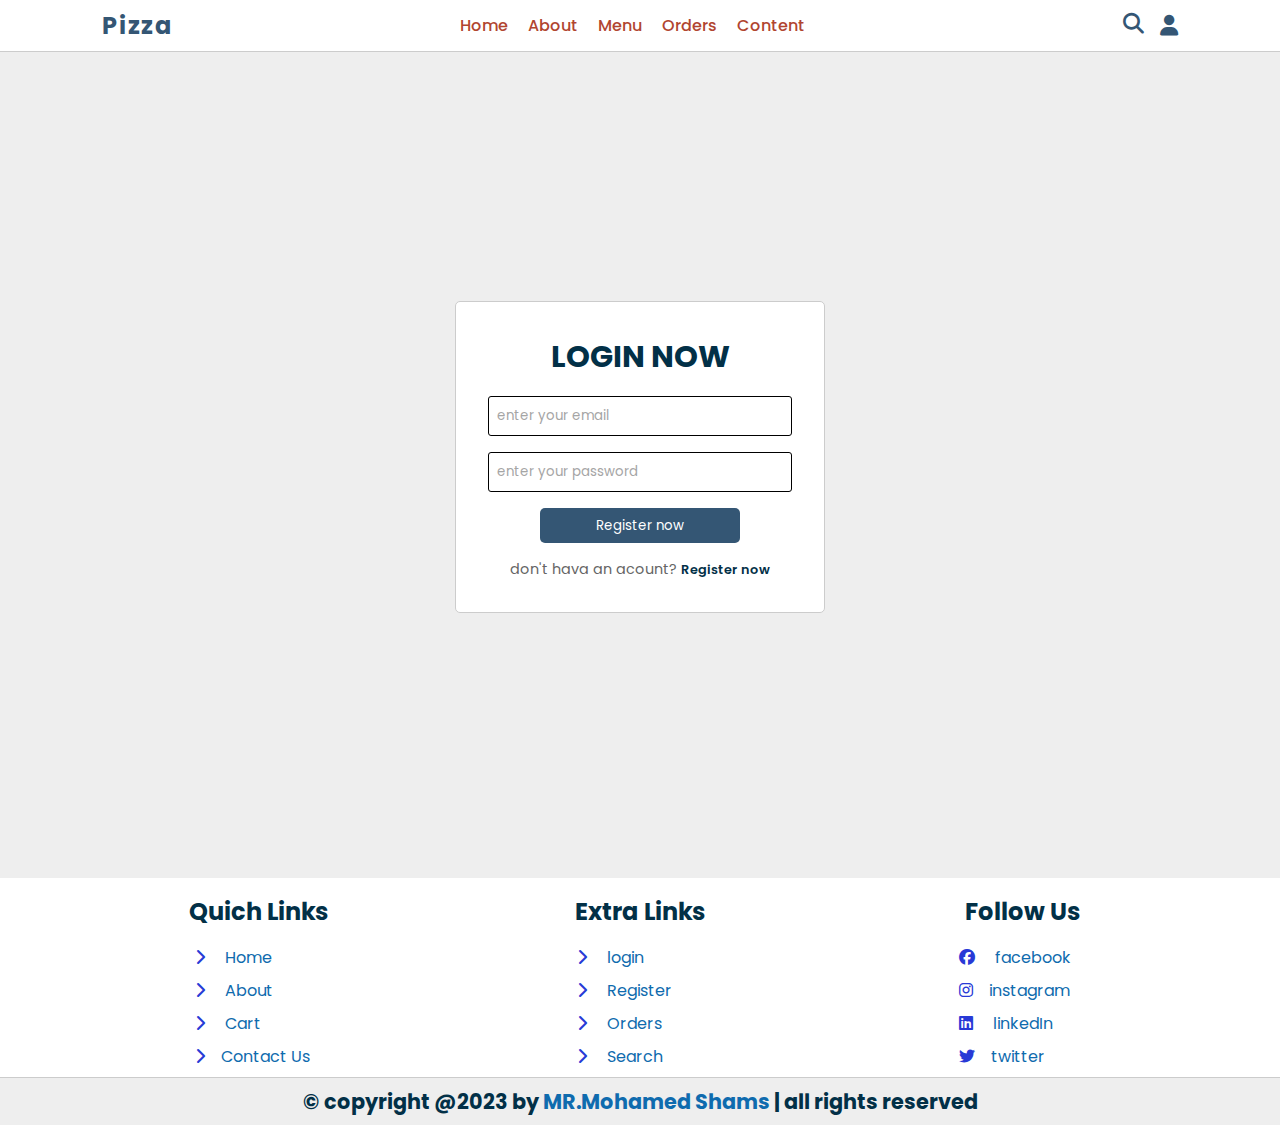
<file: auth/login.html>
<!DOCTYPE html>
<html lang="en">
  <head>
    <meta charset="UTF-8" />
    <meta http-equiv="X-UA-Compatible" content="IE=edge" />
    <meta name="viewport" content="width=device-width, initial-scale=1.0" />
    <!-- file css -->
    <link rel="stylesheet" href="../css/style.css" />
    <!-- file cdnjs css -->
    <link
      rel="stylesheet"
      href="https://cdnjs.cloudflare.com/ajax/libs/font-awesome/6.4.0/css/all.min.css"
    />
    <!-- link swiper -->
    <link
      rel="stylesheet"
      href="https://cdn.jsdelivr.net/npm/swiper@9/swiper-bundle.min.css"
    />
    <title>Pizza || Login</title>
  </head>
  <body>
    <header class="header">
      <a href="../index.html" class="logn">Pizza</a>
      <nav class="navber">
        <a href="../index.html">Home</a>
        <a href="bout.html">About</a>
        <a href="menu.html">Menu</a>
        <a href="orders.html">Orders</a>
        <a href="content.html">Content</a>
      </nav>
      <div class="icons">
        <i class="fas fa-solid fa-bars" id="menu"></i>
        <a href="../components/search.html"><i class="fas fa-regular fa-magnifying-glass"></i></a>
        <i class="fas fa-thin fa-user" id="user"></i>
      </div>
      <i class="fas fa-solid fa-xmark" id="close"></i>
    </header>

    <section class="register login">
      <div class="container-re-lo">
          <form action="#" class="box" method="post" enctype="multipart/form-data">
              <h1>LOGIN now</h1>
              <input type="email" placeholder="enter your email" name="email" required class="input">
              <input type="passwprd" placeholder="enter your password" name="passwprd" required class="input">
              <input type="submit" value="Register now" name="register" class="btn">
              <p>don't hava an acount? <a href="register.html">Register now</a></p>
          </form>
      </div>
    </section>

    <footer>
      <div class="container-footer">
        <div class="box-footer">
          <h3>quich links</h3>
          <a href="../index.html"
            ><i class="fa-solid fa-chevron-right"></i> Home</a
          >
          <a href="about.html"
            ><i class="fa-solid fa-chevron-right"></i> About</a
          >
          <a href="cart.html"><i class="fa-solid fa-chevron-right"></i> Cart</a>
          <a href="contact.html"
            ><i class="fa-solid fa-chevron-right"></i>Contact Us</a
          >
        </div>
        <div class="box-footer">
          <h3>extra links</h3>
          <a href="login.html"
            ><i class="fa-solid fa-chevron-right"></i> login</a
          >
          <a href="register.html"
            ><i class="fa-solid fa-chevron-right"></i> Register</a
          >
          <a href="../components/orders.html"
            ><i class="fa-solid fa-chevron-right"></i> Orders</a
          >
          <a href="../components/search.html"
            ><i class="fa-solid fa-chevron-right"></i> Search</a
          >
        </div>
        <div class="box-footer">
          <h3>follow us</h3>
          <a href=""><i class="fa-brands fa-facebook"></i> facebook </a>
          <a href="#"><i class="fa-brands fa-instagram"></i>instagram</a>
          <a href=""><i class="fa-brands fa-linkedin"></i> linkedIn</a>
          <a href="#"><i class="fa-brands fa-twitter"></i>twitter</a>
        </div>
      </div>
    </footer>

    <div class="copy">
      <h2>
        © copyright @2023 by <span>MR.Mohamed Shams</span> | all rights reserved
      </h2>
    </div>

    <!-- file js -->
    <script src="../script/script.js"></script>
  </body>
</html>
</file>
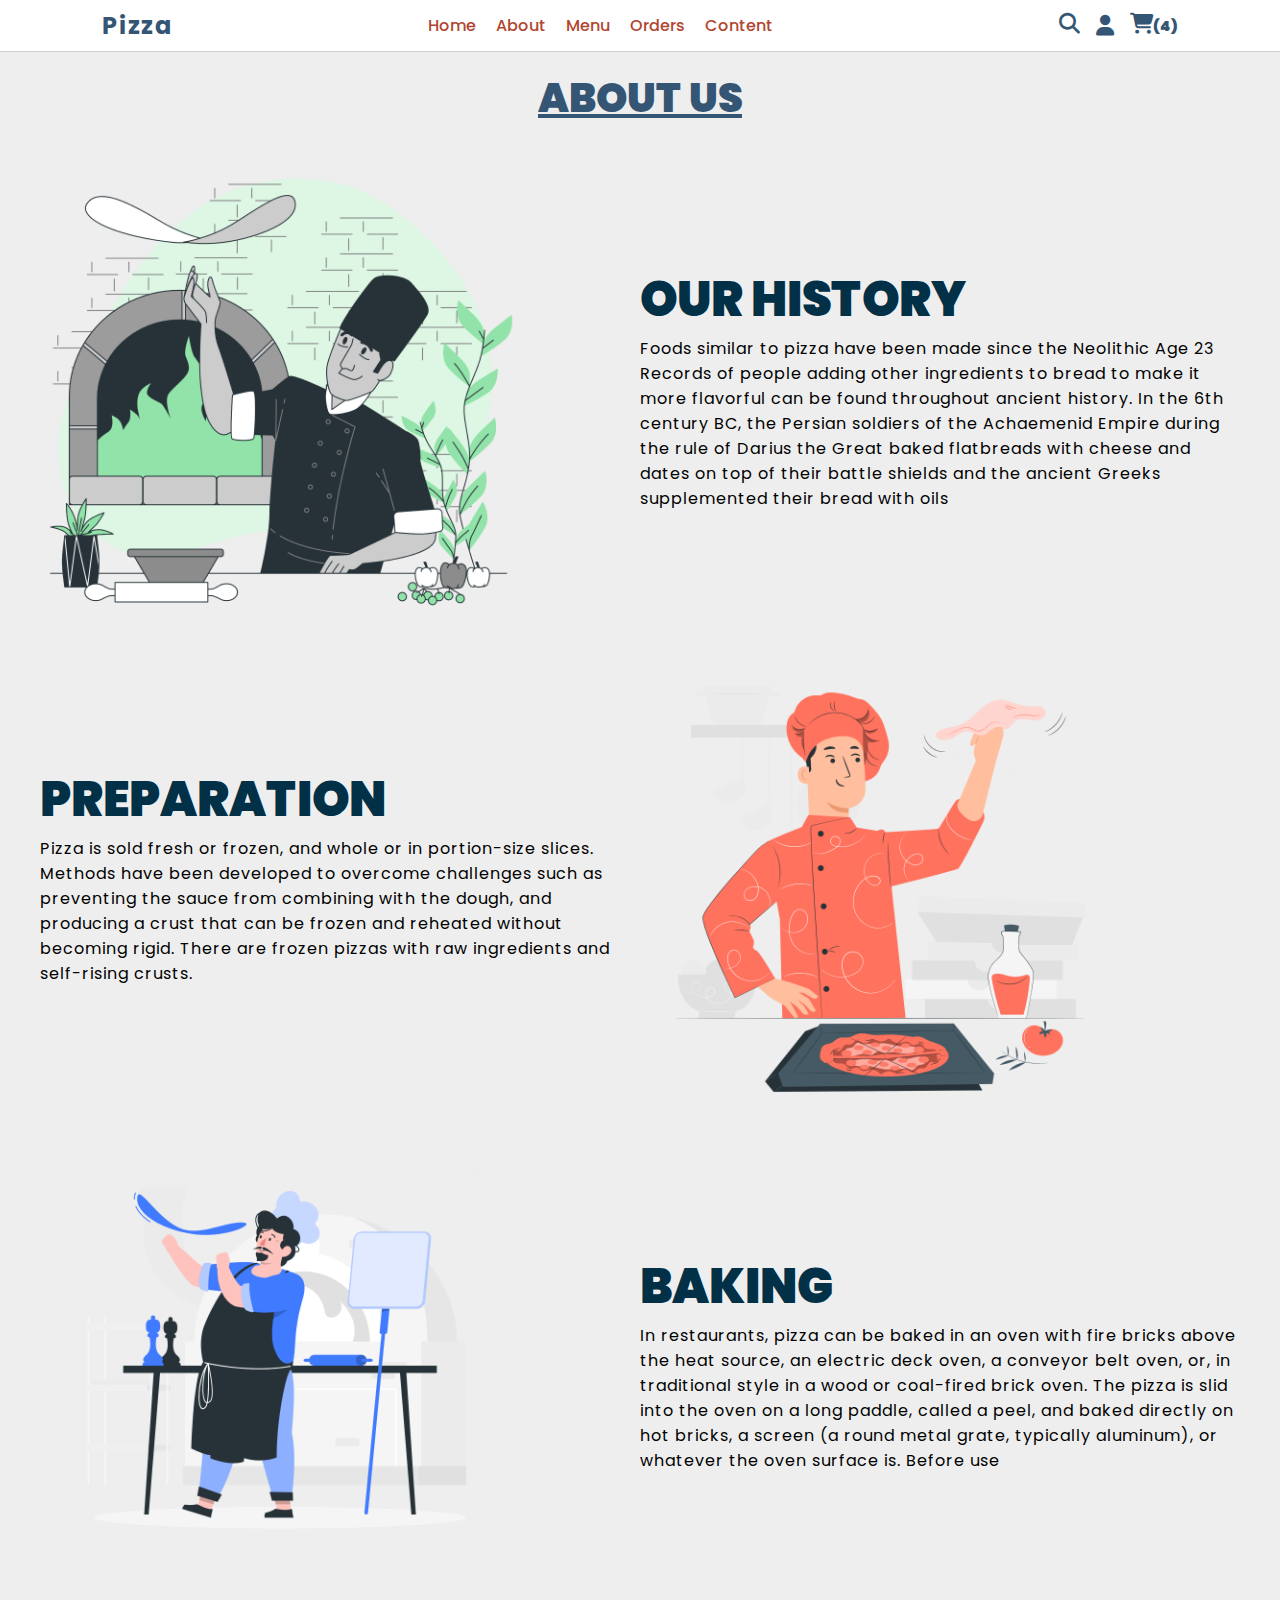
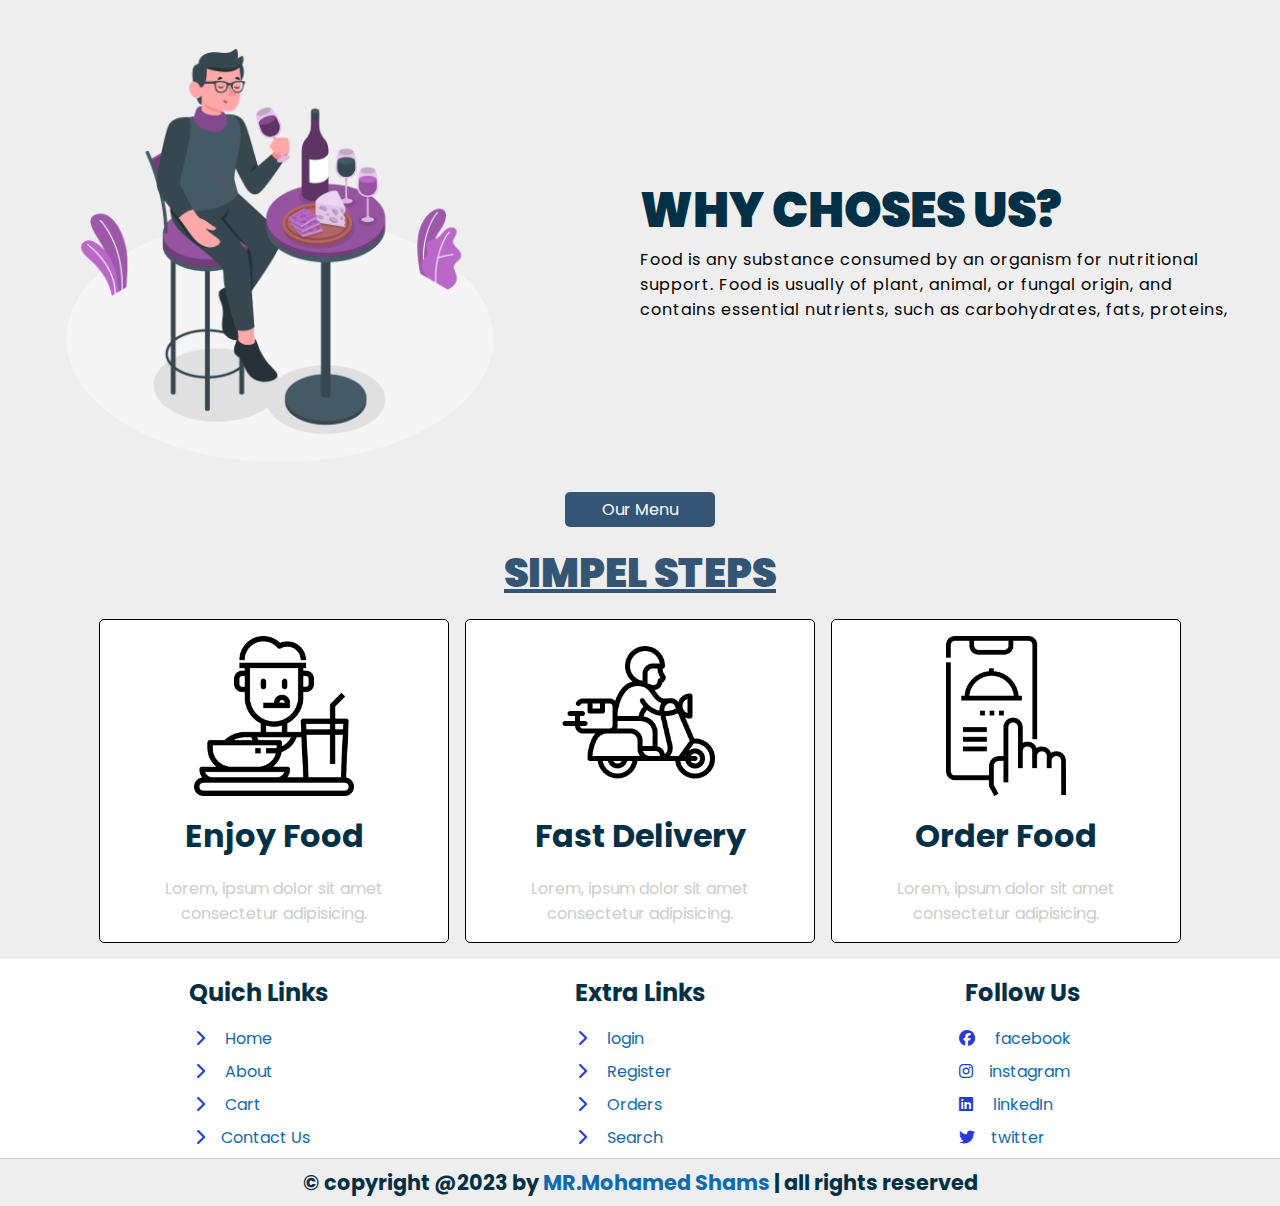
<file: components/about.html>
<!DOCTYPE html>
<html lang="en">
  <head>
    <meta charset="UTF-8" />
    <meta http-equiv="X-UA-Compatible" content="IE=edge" />
    <meta name="viewport" content="width=device-width, initial-scale=1.0" />
    <!-- file css -->
    <link rel="stylesheet" href="../css/style.css" />
    <!-- file cdnjs css -->
    <link
      rel="stylesheet"
      href="https://cdnjs.cloudflare.com/ajax/libs/font-awesome/6.4.0/css/all.min.css"
    />
    <!-- link swiper -->
    <link
      rel="stylesheet"
      href="https://cdn.jsdelivr.net/npm/swiper@9/swiper-bundle.min.css"
    />
    <title>Pizza || About</title>
  </head>
  <body>
    <header class="header">
      <a href="../index.html" class="logn">Pizza</a>
      <nav class="navber">
        <a href="../index.html">Home</a>
        <a href="bout.html">About</a>
        <a href="menu.html">Menu</a>
        <a href="orders.html">Orders</a>
        <a href="content.html">Content</a>
      </nav>
      <div class="icons">
        <i class="fas fa-solid fa-bars" id="menu"></i>
        <a href="search.html"><i class="fas fa-regular fa-magnifying-glass"></i></a>
        <i class="fas fa-thin fa-user" id="user"></i>
        <div class="cart">
          <i class="fas fa-light fa-cart-shopping" id="carts"><span>(4)</span></i>
          <div class="your-carts">
            <h1>your Cart</h1>
            <form action="#" method="post" class="box">
                <div class="image">
                    <img src="../images/cart2.jpg" alt="">
                </div>
                <div class="contact">
                    <p class="name">Kickers Pizza BBQ Sauce</p>
                    <p class="price">$7</p>
                    <div class="btns">
                        <button>+</button>
                        <p>1</p>
                        <button>-</button>
                    </div>
                </div>
                <div class="trach">
                    <i class="fas fa-regular fa-trash"></i>
                </div>
            </form>
            <div class="line"></div>
            <form action="#" method="post" class="box">
                <div class="image">
                    <img src="../images/cart4.jpg" alt="">
                </div>
                <div class="contact">
                    <p class="name">Chicken Legend Hot</p>
                    <p class="price">$10</p>
                    <div class="btns">
                        <button>+</button>
                        <p>1</p>
                        <button>-</button>
                    </div>
                </div>
                <div class="trach">
                    <i class="fas fa-regular fa-trash"></i>
                </div>
            </form>
            <div class="line"></div>
            <form action="#" method="post" class="box">
                <div class="image">
                    <img src="../images/cart3.jpg" alt="">
                </div>
                <div class="contact">
                    <p class="name">Chicken Legend Ranch</p>
                    <p class="price">$9</p>
                    <div class="btns">
                        <button>+</button>
                        <p>1</p>
                        <button>-</button>
                    </div>
                </div>
                <div class="trach">
                    <i class="fas fa-regular fa-trash"></i>
                </div>
            </form>
            <div class="line"></div>
            <form action="#" method="post" class="box">
                <div class="image">
                    <img src="../images/cart3.jpg" alt="">
                </div>
                <div class="contact">
                    <p class="name">Philly Cheese Steak</p>
                    <p class="price">$30</p>
                    <div class="btns">
                        <button>+</button>
                        <p>1</p>
                        <button>-</button>
                    </div>
                </div>
                <div class="trach">
                    <i class="fas fa-regular fa-trash"></i>
                </div>
            </form>
            <div class="line"></div>
            <div class="total">
                <p class="items">items</p>
                <p class="prices">$56</p>
            </div>
            <a href="cart.html" class="btn">see your cart</a>
            <i class="fs fa-solid fa-xmark" id="close-cart"></i>
        </div>
        </div>
      </div>
      <i class="fas fa-solid fa-xmark" id="close"></i>
    </header>

    <section class="about">
      <h1 class="heading">about us</h1>
      <div class="container-about">
        <div class="box">
          <div class="image">
            <img src="../images/about/Pizza maker-bro.png" alt="" />
          </div>
          <div class="contact">
            <h1>our History</h1>
            <p>
              Foods similar to pizza have been made since the Neolithic Age 23
              Records of people adding other ingredients to bread to make it
              more flavorful can be found throughout ancient history. In the 6th
              century BC, the Persian soldiers of the Achaemenid Empire during
              the rule of Darius the Great baked flatbreads with cheese and
              dates on top of their battle shields and the ancient Greeks
              supplemented their bread with oils
            </p>
          </div>
        </div>
        <div class="box">
          <div class="contact">
            <h1>Preparation</h1>
            <p>
              Pizza is sold fresh or frozen, and whole or in portion-size
              slices. Methods have been developed to overcome challenges such as
              preventing the sauce from combining with the dough, and producing
              a crust that can be frozen and reheated without becoming rigid.
              There are frozen pizzas with raw ingredients and self-rising
              crusts.
            </p>
          </div>
          <div class="image">
            <img src="../images/about/Pizza maker-pana.png" alt="" />
          </div>
        </div>
        <div class="box">
          <div class="image">
            <img src="../images/about/Pizza maker-rafiki.png" alt="" />
          </div>
          <div class="contact">
            <h1>Baking</h1>
            <p>
              In restaurants, pizza can be baked in an oven with fire bricks
              above the heat source, an electric deck oven, a conveyor belt
              oven, or, in traditional style in a wood or coal-fired brick oven.
              The pizza is slid into the oven on a long paddle, called a peel,
              and baked directly on hot bricks, a screen (a round metal grate,
              typically aluminum), or whatever the oven surface is. Before use
            </p>
          </div>
        </div>
        <div class="box">
          <div class="image">
            <img src="../images/about/Tasting-amico.png" alt="" />
          </div>
          <div class="contact">
            <h1>why choses us?</h1>
            <p>
              Food is any substance consumed by an organism for nutritional
              support. Food is usually of plant, animal, or fungal origin, and
              contains essential nutrients, such as carbohydrates, fats,
              proteins,
            </p>
          </div>
        </div>
      </div>
      <a href="../components/menu.html" class="all-view">our menu</a>
    </section>

    <section class="simpel">
        <h1 class="heading">simpel steps</h1>
        <div class="container-simple">
            <div class="box">
                <img src="../icons/about/customer.png" alt="">
                <h1>enjoy food</h1>
                <p>Lorem, ipsum dolor sit amet consectetur adipisicing.</p>
            </div>
            <div class="box">
                <img src="../icons/about/fast-delivery.png" alt="">
                <h1>fast delivery</h1>
                <p>Lorem, ipsum dolor sit amet consectetur adipisicing.</p>
            </div>
            <div class="box">
                <img src="../icons/about/order-food.png" alt="">
                <h1>order food</h1>
                <p>Lorem, ipsum dolor sit amet consectetur adipisicing.</p>
            </div>
        </div>
    </section>

    <footer>
      <div class="container-footer">
        <div class="box-footer">
          <h3>quich links</h3>
          <a href="../index.html"
            ><i class="fa-solid fa-chevron-right"></i> Home</a
          >
          <a href="about.html"
            ><i class="fa-solid fa-chevron-right"></i> About</a
          >
          <a href="cart.html"><i class="fa-solid fa-chevron-right"></i> Cart</a>
          <a href="contact.html"
            ><i class="fa-solid fa-chevron-right"></i>Contact Us</a
          >
        </div>
        <div class="box-footer">
          <h3>extra links</h3>
          <a href="../auth/login.html"
            ><i class="fa-solid fa-chevron-right"></i> login</a
          >
          <a href="../auth/register.html"
            ><i class="fa-solid fa-chevron-right"></i> Register</a
          >
          <a href="orders.html"
            ><i class="fa-solid fa-chevron-right"></i> Orders</a
          >
          <a href="search.html"
            ><i class="fa-solid fa-chevron-right"></i> Search</a
          >
        </div>
        <div class="box-footer">
          <h3>follow us</h3>
          <a href=""><i class="fa-brands fa-facebook"></i> facebook </a>
          <a href="#"><i class="fa-brands fa-instagram"></i>instagram</a>
          <a href=""><i class="fa-brands fa-linkedin"></i> linkedIn</a>
          <a href="#"><i class="fa-brands fa-twitter"></i>twitter</a>
        </div>
      </div>
    </footer>

    <div class="copy">
      <h2>
        © copyright @2023 by <span>MR.Mohamed Shams</span> | all rights reserved
      </h2>
    </div>

    <!-- file js -->
    <script src="../script/script.js"></script>
    <script src="../script/cart.js"></script>
  </body>
</html>
</file>
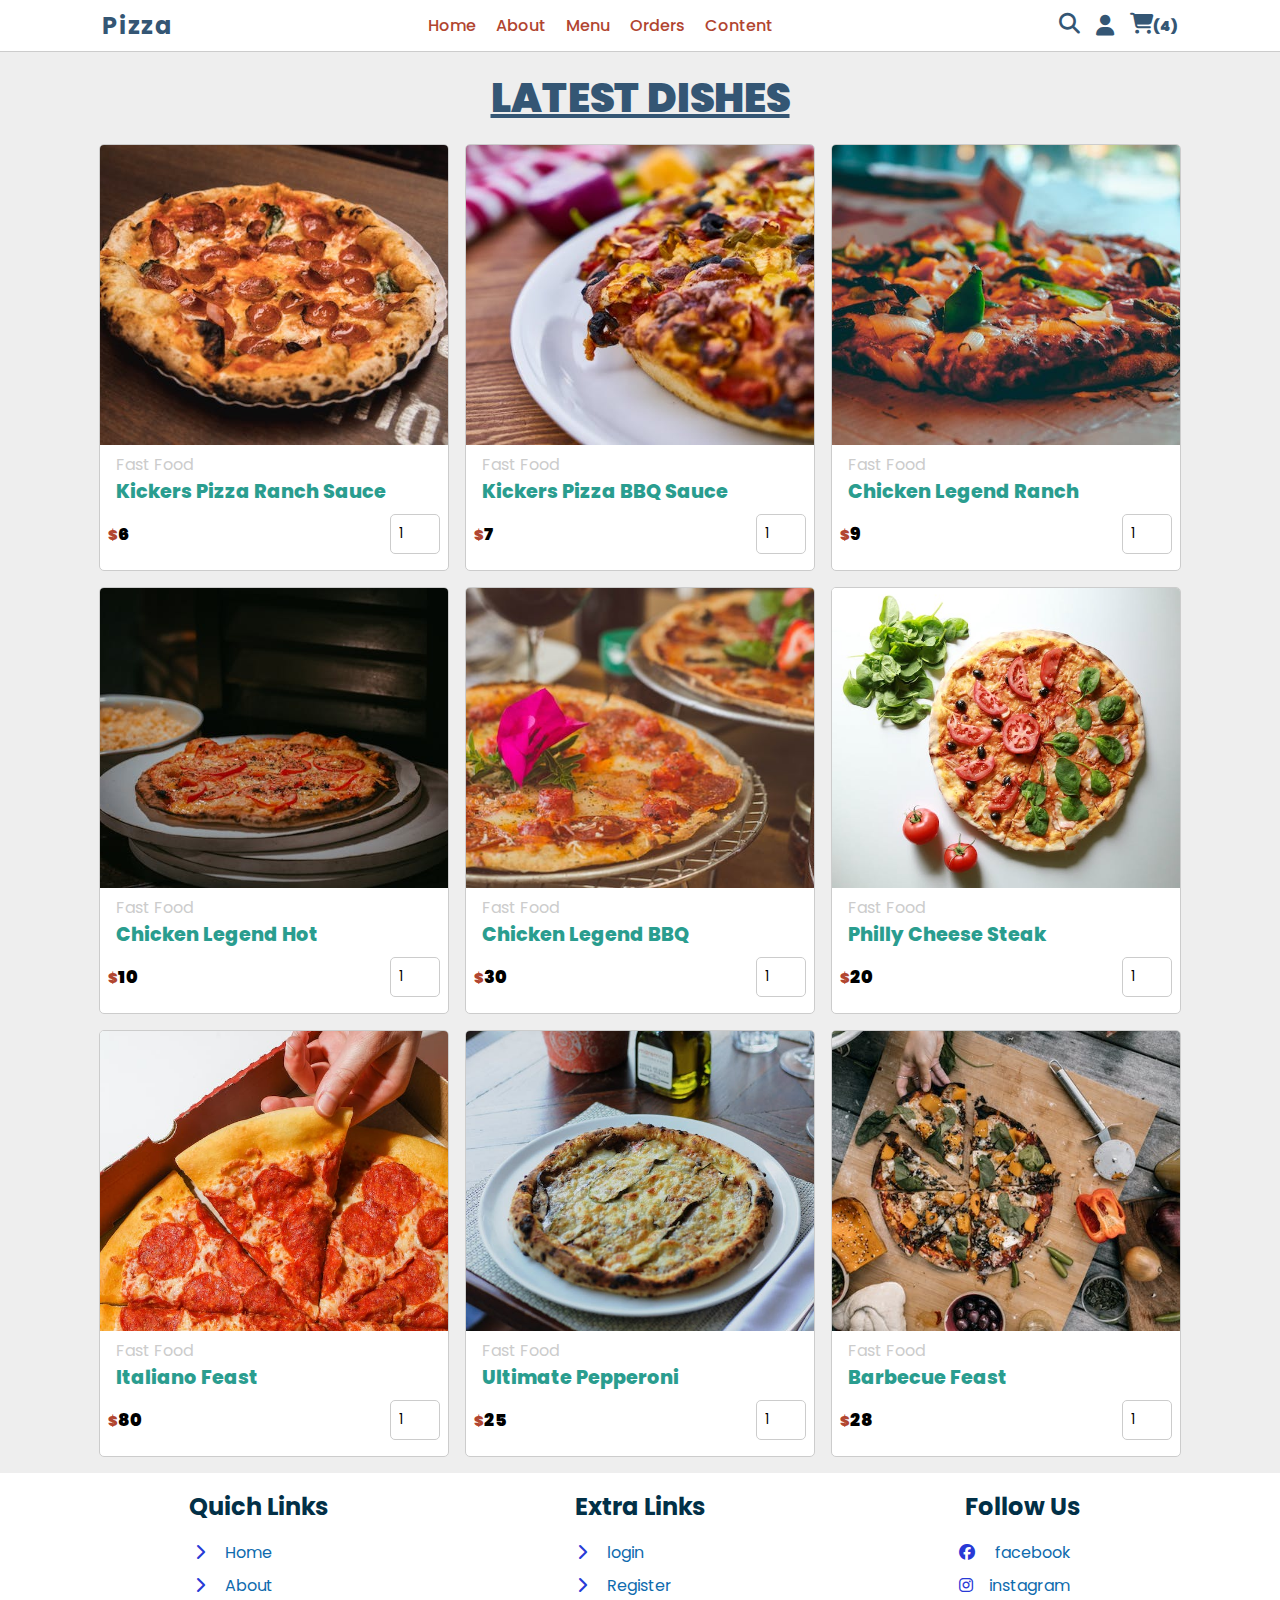
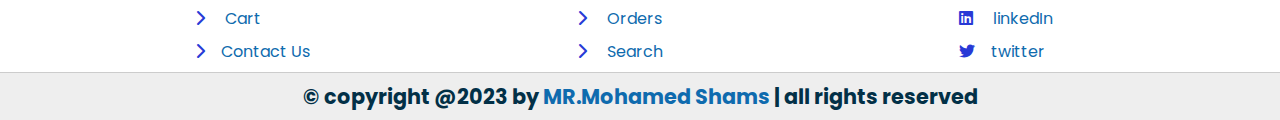
<file: components/menu.html>
<!DOCTYPE html>
<html lang="en">
  <head>
    <meta charset="UTF-8" />
    <meta http-equiv="X-UA-Compatible" content="IE=edge" />
    <meta name="viewport" content="width=device-width, initial-scale=1.0" />
    <!-- file css -->
    <link rel="stylesheet" href="../css/style.css" />
    <!-- file cdnjs css -->
    <link
      rel="stylesheet"
      href="https://cdnjs.cloudflare.com/ajax/libs/font-awesome/6.4.0/css/all.min.css"
    />
    <!-- link swiper -->
    <link
      rel="stylesheet"
      href="https://cdn.jsdelivr.net/npm/swiper@9/swiper-bundle.min.css"
    />
    <title>Pizza || Menu</title>
  </head>
  <body>
    <header class="header">
      <a href="../index.html" class="logn">Pizza</a>
      <nav class="navber">
        <a href="../index.html">Home</a>
        <a href="about.html">About</a>
        <a href="menu.html">Menu</a>
        <a href="orders.html">Orders</a>
        <a href="content.html">Content</a>
      </nav>
      <div class="icons">
        <i class="fas fa-solid fa-bars" id="menu"></i>
        <a href="search.html"><i class="fas fa-regular fa-magnifying-glass"></i></a>
        <i class="fas fa-thin fa-user" id="user"></i>
        <div class="cart">
          <i class="fas fa-light fa-cart-shopping" id="carts"><span>(4)</span></i>
          <div class="your-carts">
            <h1>your Cart</h1>
            <form action="#" method="post" class="box">
                <div class="image">
                    <img src="../images/cart2.jpg" alt="">
                </div>
                <div class="contact">
                    <p class="name">Kickers Pizza BBQ Sauce</p>
                    <p class="price">$7</p>
                    <div class="btns">
                        <button>+</button>
                        <p>1</p>
                        <button>-</button>
                    </div>
                </div>
                <div class="trach">
                    <i class="fas fa-regular fa-trash"></i>
                </div>
            </form>
            <div class="line"></div>
            <form action="#" method="post" class="box">
                <div class="image">
                    <img src="../images/cart4.jpg" alt="">
                </div>
                <div class="contact">
                    <p class="name">Chicken Legend Hot</p>
                    <p class="price">$10</p>
                    <div class="btns">
                        <button>+</button>
                        <p>1</p>
                        <button>-</button>
                    </div>
                </div>
                <div class="trach">
                    <i class="fas fa-regular fa-trash"></i>
                </div>
            </form>
            <div class="line"></div>
            <form action="#" method="post" class="box">
                <div class="image">
                    <img src="../images/cart3.jpg" alt="">
                </div>
                <div class="contact">
                    <p class="name">Chicken Legend Ranch</p>
                    <p class="price">$9</p>
                    <div class="btns">
                        <button>+</button>
                        <p>1</p>
                        <button>-</button>
                    </div>
                </div>
                <div class="trach">
                    <i class="fas fa-regular fa-trash"></i>
                </div>
            </form>
            <div class="line"></div>
            <form action="#" method="post" class="box">
                <div class="image">
                    <img src="../images/cart3.jpg" alt="">
                </div>
                <div class="contact">
                    <p class="name">Philly Cheese Steak</p>
                    <p class="price">$30</p>
                    <div class="btns">
                        <button>+</button>
                        <p>1</p>
                        <button>-</button>
                    </div>
                </div>
                <div class="trach">
                    <i class="fas fa-regular fa-trash"></i>
                </div>
            </form>
            <div class="line"></div>
            <div class="total">
                <p class="items">items</p>
                <p class="prices">$56</p>
            </div>
            <a href="cart.html" class="btn">see your cart</a>
            <i class="fs fa-solid fa-xmark" id="close-cart"></i>
        </div>
        </div>
      </div>
      <i class="fas fa-solid fa-xmark" id="close"></i>
    </header>

    <section class="producats">
        <h1 class="heading">latest dishes</h1>
        <div class="box-container">
            <form action="#" method="post" class="box">
                <button type="submit" class="fas fa-eye" name="quick_view"></button>
                <button type="submit" class="fas fa-shopping-cart" name="add_to_cart"> </button>
                    <img src="../images/cart1.jpg" alt="">
                    <a href="#" class="cat">fast food</a>
                    <div class="name">Kickers Pizza Ranch Sauce</div>
                    <div class="flex">
                        <div class="price"><span>$</span>6</div>
                        <input type="number" name="qty" class="qty" min="1" max="99" value="1" onkeypress="if(this.value.length == 2) return false;">
                    </div>
               
            </form>
            <form action="#" method="post" class="box">
                <button type="submit" class="fas fa-eye" name="quick_view"></button>
                <button type="submit" class="fas fa-shopping-cart" name="add_to_cart"> </button>
                    <img src="../images/cart2.jpg" alt="">
                    <a href="#" class="cat">fast food</a>
                    <div class="name">Kickers Pizza BBQ Sauce</div>
                    <div class="flex">
                        <div class="price"><span>$</span>7</div>
                        <input type="number" name="qty" class="qty" min="1" max="99" value="1" onkeypress="if(this.value.length == 2) return false;">
                    </div>
                
            </form>
            <form action="#" method="post" class="box">
                <button type="submit" class="fas fa-eye" name="quick_view"></button>
                <button type="submit" class="fas fa-shopping-cart" name="add_to_cart"> </button>
                    <img src="../images/cart3.jpg" alt="">
                    <a href="#" class="cat">fast food</a>
                    <div class="name">Chicken Legend Ranch</div>
                    <div class="flex">
                        <div class="price"><span>$</span>9</div>
                        <input type="number" name="qty" class="qty" min="1" max="99" value="1" onkeypress="if(this.value.length == 2) return false;">
                    </div>
               
            </form>
            <form action="#" method="post" class="box">
                <button type="submit" class="fas fa-eye" name="quick_view"></button>
                <button type="submit" class="fas fa-shopping-cart" name="add_to_cart"> </button>
                    <img src="../images/cart4.jpg" alt="">
                    <a href="#" class="cat">fast food</a>
                    <div class="name">Chicken Legend Hot</div>
                    <div class="flex">
                        <div class="price"><span>$</span>10</div>
                        <input type="number" name="qty" class="qty" min="1" max="99" value="1" onkeypress="if(this.value.length == 2) return false;">
                    </div>
                
            </form>
            <form action="#" method="post" class="box">
                <button type="submit" class="fas fa-eye" name="quick_view"></button>
                <button type="submit" class="fas fa-shopping-cart" name="add_to_cart"> </button>
                    <img src="../images/cart5.jpg" alt="">
                    <a href="#" class="cat">fast food</a>
                    <div class="name">Chicken Legend BBQ</div>
                    <div class="flex">
                        <div class="price"><span>$</span>30</div>
                        <input type="number" name="qty" class="qty" min="1" max="99" value="1" onkeypress="if(this.value.length == 2) return false;">
                    </div>
                
            </form>
            <form action="#" method="post" class="box">
                <button type="submit" class="fas fa-eye" name="quick_view"></button>
                <button type="submit" class="fas fa-shopping-cart" name="add_to_cart"> </button>
                    <img src="../images/cart6.jpg" alt="">
                    <a href="#" class="cat">fast food</a>
                    <div class="name">Philly Cheese Steak</div>
                    <div class="flex">
                        <div class="price"><span>$</span>20</div>
                        <input type="number" name="qty" class="qty" min="1" max="99" value="1" onkeypress="if(this.value.length == 2) return false;">
                    </div>
                
            </form>
            <form action="#" method="post" class="box">
                <button type="submit" class="fas fa-eye" name="quick_view"></button>
                <button type="submit" class="fas fa-shopping-cart" name="add_to_cart"> </button>
                    <img src="../images/cart7.jpg" alt="">
                    <a href="#" class="cat">fast food</a>
                    <div class="name">Italiano Feast</div>
                    <div class="flex">
                        <div class="price"><span>$</span>80</div>
                        <input type="number" name="qty" class="qty" min="1" max="99" value="1" onkeypress="if(this.value.length == 2) return false;">
                    </div>
                
            </form>
            <form action="#" method="post" class="box">
                <button type="submit" class="fas fa-eye" name="quick_view"></button>
                <button type="submit" class="fas fa-shopping-cart" name="add_to_cart"> </button>
                    <img src="../images/cart8.jpg" alt="">
                    <a href="#" class="cat">fast food</a>
                    <div class="name">Ultimate Pepperoni</div>
                    <div class="flex">
                        <div class="price"><span>$</span>25</div>
                        <input type="number" name="qty" class="qty" min="1" max="99" value="1" onkeypress="if(this.value.length == 2) return false;">
                    </div>
                
            </form>
            <form action="#" method="post" class="box">
                <button type="submit" class="fas fa-eye" name="quick_view"></button>
                <button type="submit" class="fas fa-shopping-cart" name="add_to_cart"> </button>
                    <img src="../images/cart9.jpg" alt="">
                    <a href="#" class="cat">fast food</a>
                    <div class="name">Barbecue Feast</div>
                    <div class="flex">
                        <div class="price"><span>$</span>28</div>
                        <input type="number" name="qty" class="qty" min="1" max="99" value="1" onkeypress="if(this.value.length == 2) return false;">
                    </div>
                
            </form>
        </div>

    </section>
    
   

    <footer>
      <div class="container-footer">
        <div class="box-footer">
          <h3>quich links</h3>
          <a href="../index.html"
            ><i class="fa-solid fa-chevron-right"></i> Home</a
          >
          <a href="about.html"
            ><i class="fa-solid fa-chevron-right"></i> About</a
          >
          <a href="cart.html"><i class="fa-solid fa-chevron-right"></i> Cart</a>
          <a href="contact.html"
            ><i class="fa-solid fa-chevron-right"></i>Contact Us</a
          >
        </div>
        <div class="box-footer">
          <h3>extra links</h3>
          <a href="../auth/login.html"
            ><i class="fa-solid fa-chevron-right"></i> login</a
          >
          <a href="../auth/register.html"
            ><i class="fa-solid fa-chevron-right"></i> Register</a
          >
          <a href="orders.html"
            ><i class="fa-solid fa-chevron-right"></i> Orders</a
          >
          <a href="search.html"
            ><i class="fa-solid fa-chevron-right"></i> Search</a
          >
        </div>
        <div class="box-footer">
          <h3>follow us</h3>
          <a href=""><i class="fa-brands fa-facebook"></i> facebook </a>
          <a href="#"><i class="fa-brands fa-instagram"></i>instagram</a>
          <a href=""><i class="fa-brands fa-linkedin"></i> linkedIn</a>
          <a href="#"><i class="fa-brands fa-twitter"></i>twitter</a>
        </div>
      </div>
    </footer>

    <div class="copy">
      <h2>
        © copyright @2023 by <span>MR.Mohamed Shams</span> | all rights reserved
      </h2>
    </div>

    <!-- file js -->
    <script src="../script/script.js"></script>
    <script src="../script/cart.js"></script>

  </body>
</html>
</file>
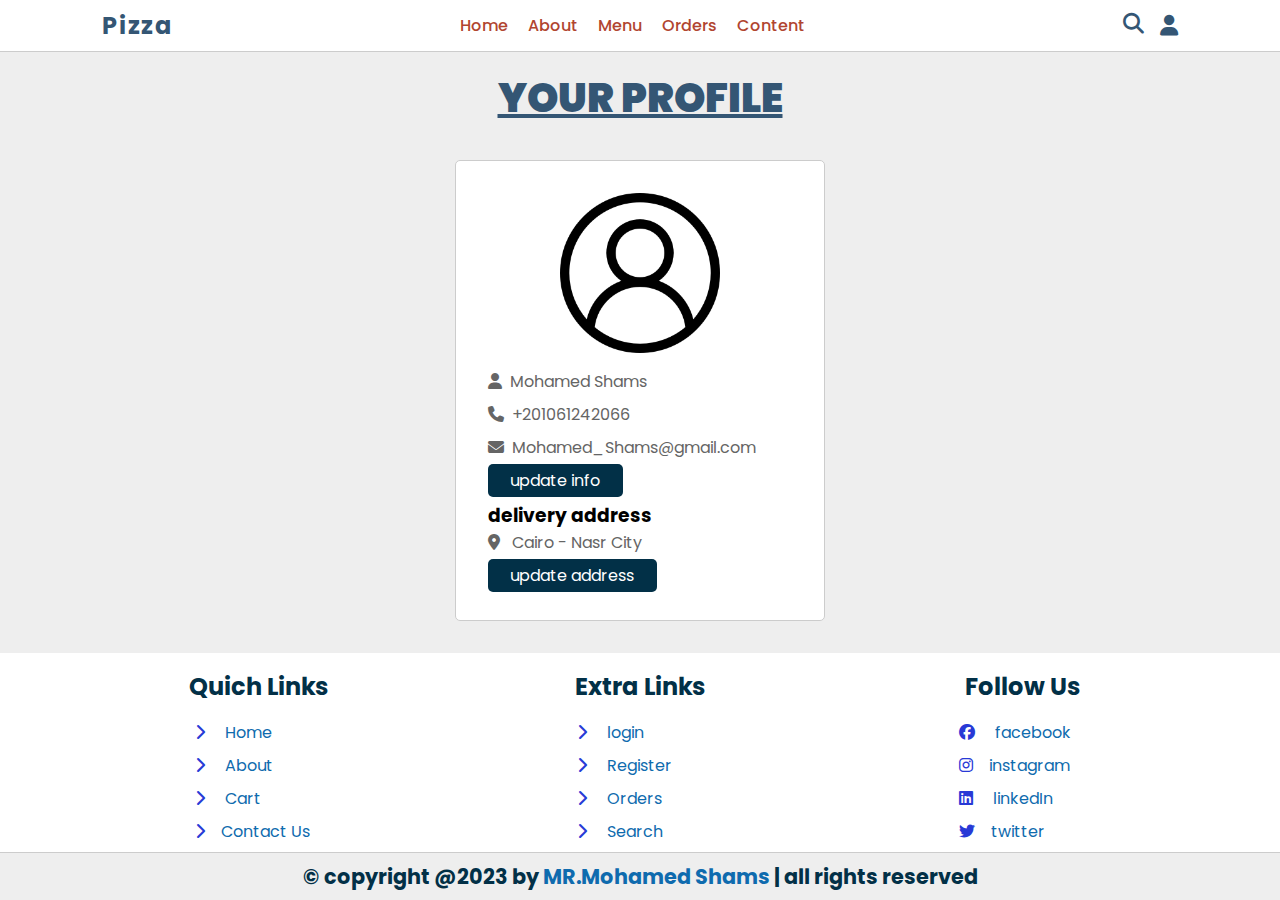
<file: components/profile.html>
<!DOCTYPE html>
<html lang="en">
  <head>
    <meta charset="UTF-8" />
    <meta http-equiv="X-UA-Compatible" content="IE=edge" />
    <meta name="viewport" content="width=device-width, initial-scale=1.0" />
    <!-- file css -->
    <link rel="stylesheet" href="../css/style.css" />
    <!-- file cdnjs css -->
    <link
      rel="stylesheet"
      href="https://cdnjs.cloudflare.com/ajax/libs/font-awesome/6.4.0/css/all.min.css"
    />
    <!-- link swiper -->
    <link
      rel="stylesheet"
      href="https://cdn.jsdelivr.net/npm/swiper@9/swiper-bundle.min.css"
    />
    <title>Pizza || profile</title>
  </head>
  <body>
    <header class="header">
      <a href="../index.html" class="logn">Pizza</a>
      <nav class="navber">
        <a href="../index.html">Home</a>
        <a href="bout.html">About</a>
        <a href="menu.html">Menu</a>
        <a href="orders.html">Orders</a>
        <a href="content.html">Content</a>
      </nav>
      <div class="icons">
        <i class="fas fa-solid fa-bars" id="menu"></i>
        <a href="../components/search.html"><i class="fas fa-regular fa-magnifying-glass"></i></a>
        <i class="fas fa-thin fa-user" id="user"></i>
      </div>
      <i class="fas fa-solid fa-xmark" id="close"></i>
    </header>

    <section class="user-details">
        <h1 class="heading">your profile</h1>
        <div class="user">
            <img src="../icons/user.png" alt="">
            <p><i class="fas fa-user"></i><span>Mohamed Shams</span></p>
            <p><i class="fas fa-phone"></i><span>+201061242066</span></p>
            <p><i class="fas fa-envelope"></i><span>Mohamed_Shams@gmail.com</span></p>
            <a href="update_profile.html" class="btn">update info</a>
            <h3 class="delivery">delivery address</h3>
            <p class="address"><i class="fas fa-map-marker-alt"></i> <span>Cairo - Nasr City</span></p>
            <a href="update_addres.html" class="btn">update address</a>
        </div>
    </section>

    <footer>
      <div class="container-footer">
        <div class="box-footer">
          <h3>quich links</h3>
          <a href="../index.html"
            ><i class="fa-solid fa-chevron-right"></i> Home</a
          >
          <a href="about.html"
            ><i class="fa-solid fa-chevron-right"></i> About</a
          >
          <a href="cart.html"><i class="fa-solid fa-chevron-right"></i> Cart</a>
          <a href="contact.html"
            ><i class="fa-solid fa-chevron-right"></i>Contact Us</a
          >
        </div>
        <div class="box-footer">
          <h3>extra links</h3>
          <a href="login.html"
            ><i class="fa-solid fa-chevron-right"></i> login</a
          >
          <a href="register.html"
            ><i class="fa-solid fa-chevron-right"></i> Register</a
          >
          <a href="../components/orders.html"
            ><i class="fa-solid fa-chevron-right"></i> Orders</a
          >
          <a href="../components/search.html"
            ><i class="fa-solid fa-chevron-right"></i> Search</a
          >
        </div>
        <div class="box-footer">
          <h3>follow us</h3>
          <a href=""><i class="fa-brands fa-facebook"></i> facebook </a>
          <a href="#"><i class="fa-brands fa-instagram"></i>instagram</a>
          <a href=""><i class="fa-brands fa-linkedin"></i> linkedIn</a>
          <a href="#"><i class="fa-brands fa-twitter"></i>twitter</a>
        </div>
      </div>
    </footer>

    <div class="copy">
      <h2>
        © copyright @2023 by <span>MR.Mohamed Shams</span> | all rights reserved
      </h2>
    </div>

    <!-- file js -->
    <script src="../script/script.js"></script>
  </body>
</html>
</file>
<file: css/style.css>
@import url('https://fonts.googleapis.com/css2?family=Poppins:ital,wght@0,300;0,400;1,300&display=swap');

*{
    font-family: 'Poppins', sans-serif;
    padding: 0;margin: 0;
    outline: none;border: none;
    transition: all 0.3s linear;
    text-decoration: none;
    box-sizing: border-box;
}

:root{
    --white: #fff;
    --light: #ccc;
    --blue-dark: #345674;
    --red-dark: #b14530;
    --green-dark: #2a9d8f;
    --border: 1px solid #ccc;
}

body{
    background: #eee;
    position: relative;
}

.heading {
    text-align: center;
    margin: 1rem 0;
    color: #345674;
    text-transform: uppercase;
    font-weight: 900;
    font-size: 2.5rem;
    text-decoration: underline;
}

.header{
    display: flex;
    align-items: center;
    text-align: center;
    justify-content: space-between;
    padding: .5rem 8%;
    border-bottom:var(--border) ;
    background-color: var(--white);
    z-index: 1000;
}

.header .logn {
    color: #345674;
    font-weight: 700;
    letter-spacing: .1rem;
    font-size: 1.5rem;
}

.header .navber a{
    color: var(--red-dark);
    margin-right: 1rem;
    font-weight: 500;
}

.header .navber a:hover{
    color: var(--light);
}

.header .icons{
    display: flex;
    align-items: center;
}

.header .icons i {
    margin-left: 1rem;
    font-size: 1.3rem;
    color: #345674;
    cursor: pointer;
}

.header .icons span {
    font-size: .9rem;
}

.header .icons i:hover{
    color: #b14530;
}

.user{
    position: relative;
}

.info-user{
    position: absolute;
    width: 250px;
    background: #fff;
    right: 0;
    padding: 1rem;
    top: 2.5rem;
    border-radius: 5px;
    border: var(--border);
    z-index: 20000;
    clip-path: polygon(0 0, 100% 0, 100% 0, 0 0);
}

.info-user.active{
    clip-path: polygon(0 0, 100% 0, 100% 100%, 0% 100%);
}

.info-user .box .name-user {
    text-align: center;
    text-transform: capitalize;
    color: #023047;
    margin-bottom: 1rem;
}

.info-user .box .profile,
.info-user .box .logout{
    background: #345674;
    padding: 0.3rem 1.3rem;
    border-radius: 5px;
    color: #fff;
}

.info-user .box .profile:hover{
    background: #2839d6;
}

.info-user .box .logout{
    background: #b14530;
}

.info-user .box .logout:hover{
    background: #f32800;
}

.info-user .box .lo-re{
    margin-top: .7rem;
}

.info-user .box .lo-re a {
    color: #023047;
}

.info-user .box .lo-re a:hover{
    text-decoration: underline;
}

/* your carts */


.icons .cart .your-carts {
    position: absolute;
    width: 25%;
    right: 5px;
    top: 3.5rem;
    padding: 1rem;
    border-radius: 5px;
    background-color: #fff;
    z-index: 1000;
    border: var(--border);
    clip-path: polygon(100% 0, 100% 0, 100% 100%, 100% 100%);
}

.icons .cart .your-carts.active{
    clip-path: polygon(100% 0, 0 0, 0 100%, 100% 100%);
}

#close-cart{
    position: absolute;
    top: 1rem;
    right: 1rem;
}

.your-carts h1 {
    margin-bottom: 2rem;
    text-transform: capitalize;
}

 
.icons .cart .your-carts .box {
    display: flex;
}

.icons .cart .your-carts .box img  {
    height: 5rem;
    border-radius: 5px;
    margin-right: .5rem;
}

.icons .cart .your-carts .box .contact .name{
    font-size: .9rem;
    margin-bottom: .5rem;
    margin-right: 2rem;
    color: #023047;
    font-weight: 800;
}

.icons .cart .your-carts .box .contact .price{
    display: flex;
    font-size: .9rem;
    color: #ccc;
    font-weight: 900;
    margin-bottom: .3rem;
}

.your-carts .tract button{
    background: #b14530;
    padding: 0.4rem .7rem;
    border-radius: 5px;
    color: #fff;
    cursor: pointer;
}

.line{
    display: flex;
    border: var(--border);
    margin: 1rem 0;
}

.your-carts .total{
    display: flex;
    align-items: center;
    justify-content: space-between;
    margin-bottom: 1rem;
}

.your-carts .total .items{
    font-size: 1.2rem;
    color: #345674;
}

.your-carts .total .prices{
    color: #ccc;
}

.your-carts .btn {
    background: #eee;
    color: #2a9d8f;
    padding: .3rem 2rem;
    border: var(--border);
    border-radius: 5px;
}

.your-carts .btn:hover{
    border: var(--border);
    color: #023047;
    background-color: #fff;
}

#menu{
    display: none;
}

#close{
    display: none;
}

section{
    max-width: 1200px;
    margin: auto;
}

.hero .slide {
    display: flex;
    align-items: center;
    flex-wrap: wrap;
    gap: 2rem;
    min-height: 80vh;
}

.hero .slide .image {
    flex: 1;
}

.hero .slide .image img {
    width: 100%;
    height: 400px;
    object-fit: cover;
    border-radius: 10px;
}

.hero .slide .contact {
    flex: 1;
    text-align: center;
}

.hero .slide .contact span {
    margin-bottom: .5rem;
}

.hero .slide .contact h3 {
    font-size: 2rem;
    text-transform: capitalize;
    color: #345674;
    margin-bottom: .5rem;
}

.hero .slide .contact a {
    background: #2a9d8f;
    display: flex;
    margin: auto;
    width: 150px;
    height: 35px;
    color: #fff;
    text-align: center;
    align-items: center;
    justify-content: center;
    border-radius: 5px;
}

.hero .slide .contact a:hover{
    background: transparent;
    border: var(--border);
    color: #345674;
}


span.swiper-pagination-bullet-active{
   background: var(--red-dark);
}

.gotagory .container{
    display: grid;
    grid-template-columns: repeat(auto-fit, 250px);
    gap: 1rem;
    align-items: center;
    justify-content: center;
}

.gotagory .container .box {
    border-radius: 1px;
    border: 2px solid #000;
    padding: 1rem;
}

.gotagory .container .box:hover{
    background-color: #fff;
    color: #000;
}

.gotagory .container .box img {
    height: 10rem;
    display: flex;
    margin: auto;
}

.gotagory .container .box h3 {
    text-align: center;
    margin-top: 1rem;
    text-transform: capitalize;
}

.producats .box-container {
    display: grid;
    grid-template-columns: repeat(auto-fit, 350px);
    gap: 1rem;
    align-items: center;
    justify-content: center;
    margin-bottom: 1rem;

}

.producats .box-container .box {
    border: var(--border);
    border-radius: 5px;
    position: relative;
    background: #fff;
    overflow: hidden;
}

.producats .box-container .box img {
   width: 100%;
   height: 300px;
   object-fit: cover;
}

.producats .box-container .box .fa-eye,
.producats .box-container .box .fa-shopping-cart,
.producats .box-container .box .fa-times{
    position: absolute;
    top: .5rem;
    height: 2.5rem;
    width: 2.5rem;
    line-height: 2.3rem;
    border-radius: 5px;
    border: 1px solid #fff;
    cursor: pointer;
    color: #345674;
    font-size: 1.2rem;
}
.producats .box-container .box .fa-eye:hover,
.producats .box-container .box .fa-shopping-cart:hover,
.producats .box-container .box .fa-times:hover{
    background-color: #345674;
    color: #fff;
}

.producats .box-container .box .fa-shopping-cart,
.producats .box-container .box .fa-times{
    left: -10rem;
}

.producats .box-container .box .fa-eye{
    right: -10rem;
}

.producats .box-container .box:hover .fa-shopping-cart,
.producats .box-container .box:hover .fa-times{
    left: 0.5rem;
}

.producats .box-container .box:hover .fa-eye{
    right: .5rem;
}

.box-container .box .fa-eye{
    display: flex;
    align-items: center;
    background: #eee;
    display: flex;
    justify-content: flex-start;
    flex-direction: column-reverse;
}

.producats .box-container .box .fa-times{
    background: #b14530;
    color: #fff;
}

.producats .box-container .box .fa-times:hover{
    background: #ff2a00;
    color: #dbdbdb;
}


.producats .box-container .box .cat{
    margin-left: 1rem;
    font-size: 1rem;
    color: #ccc;
    text-transform: capitalize;
}

.producats .box-container .box .name{
    margin-left: 1rem;
    font-size: 1.2rem;
    margin-bottom: .5rem;
    color: #2a9d8f;
    font-weight: 800;
}

.producats .box-container .box .flex {
    display: flex;
    align-items: center;
    margin-right: .5rem;
    margin-left: .5rem;
    justify-content: space-between;
    margin-bottom: 1rem;
    font-weight: 900;
}

.producats .box-container .box .flex-end{
    display: flex;
    align-items: stretch;
    justify-items: center;
    align-content: stretch;
    flex-direction: row;
    flex-wrap: nowrap;
    justify-content: space-between;
}

.producats .box-container .box .flex-end div .fa-edit{
    padding: .74rem 1rem;
    background: #fff;
    border-radius: 5px;
    border: 1px solid #000;
    cursor: pointer;
}

.sub-total{
    margin: .5rem;
}

.sub-total span{
    color: #b14530;
    font-weight: 800;
    font-size: 1.1rem;
}

.disabled{
    user-select: none;
    opacity: .5;
    pointer-events: none;
}


.producats .box-container .box .flex .price span{
    color: #b14530;
    font-size: .9rem;
}

.producats .box-container .box .flex .price  {
    color: #000;
    font-size: 1.1rem;
}

.producats .box-container .box .flex .qty{
    border: var(--border);
    width: 50px;
    height: 40px;
    padding: .5rem;
    border-radius: 5px;
}

.producats .box-container .box .btns button{
    width: 170px;
    height: 33px;
    background-color: #023047;
    color: #fff;
    border-radius: 5px;
    display: flex;
    align-items: center;
    text-align: center;
    justify-content: center;
    margin-bottom: 1rem;
    margin-left: auto;
    margin-right: auto;
    cursor: pointer;
}

.producats .box-container .box .btns button:hover{
    background: #2839d6;
}

.producats .box-container .box .btns i {
    margin-right: 1rem;
}

.all-view{
    align-items: center;
    display: flex;
    margin: auto;
    align-items: center;
    justify-content: center;
    color: #fff;
    width: 150px;
    background: #345674;
    height: 35px;
    border-radius: 5px;
    text-transform: capitalize;
}

.all-view:hover{
    background: transparent;
    color: #345674;
    border: 1px solid #345674;
}


footer{
    background: #fff;
    margin-top: 1rem;
}

.container-footer{
    width: 100%;
    max-width: 1200px;
    margin: auto;
    align-items: center;
    justify-content: center;
    display: grid;
    grid-template-columns: repeat(auto-fit,350px);
    gap: 2rem;

}
.box-footer{
    display: flex;
    flex-direction: column;
}

.box-footer h3{
    margin: 1rem 0;
    text-transform: capitalize;
    font-size: 1.5rem;
    text-align: center;
    color: #023047;
}


.box-footer a {
    text-align: start;
    margin-left: 7rem;
    margin-bottom: .5rem;
    color: #0f6bae;
}

.box-footer a:hover{
    text-decoration: underline;
}

.box-footer i {
    margin-right: 1rem;
    color: #2839d6;
}

.copy{
    text-align: center;
    padding: .5rem;
    border-top: 1px solid #ccc;
}

.copy h2{
    font-size: 1.3rem;
    color: #023047;
}

.copy span {
    color: #0f6bae;
}

/* about */

.container-about .box{
    display: flex;
}

.container-about .box .image{
    flex: 1;
}

.container-about .box .image img{
    height: 30rem;
}

.container-about .box .contact{
    flex: 1;
    display: flex;
    justify-content: center;
    flex-direction: column;
}

.container-about .box .contact h1 {
    font-size: 3rem;
    color: #023047;
    text-transform: uppercase;
    font-weight: 900;
}

.container-about .box .contact p {
    letter-spacing: 1px;
}

.container-simple{
    display: grid;
    grid-template-columns: repeat(auto-fit, 350px);
    gap: 1rem;
    align-items: center;
    justify-content: center;
}

.container-simple .box {
    background-color: #fff;
    border-radius: 5px;
    border: 1px solid #000;
    padding: 1rem;
}

.container-simple .box img {
    height: 10rem;
    display: flex;
    margin: auto;
}

.container-simple .box h1 {
    text-align: center;
    margin: 1rem 0;
    text-transform: capitalize;
    color: #023047;
}

.container-simple .box p {
    text-align: center;
    color: #ccc;
}

/* contact */

.container-contact .box {
    display: flex;
}

.container-contact .box .image {
    flex: 1;
}

.container-contact .box .image img {
    height: 35rem;
}

.container-contact .box form{
    flex: 1;
    display: flex;
    align-items: center;
    justify-content: center;
    flex-direction: column;
    border: 1px solid #000;
    width: 200px;
    margin: auto;
    padding: 2rem;
    border-radius: 5px;
    background-color: #fff;
}
.container-contact .box form h1 {
    text-transform: capitalize;
    margin-bottom: 1rem;
    font-size: 1.6rem;
    color: #345674;
    
}

.container-contact .box form input {
    width: 100%;
    margin-bottom: 1rem;
    padding:  .5rem;
    border-radius: 5px;
    border: 1px solid #000;
}


textarea{
    resize: none;
    width: 100%;
    height: 200px;
    border: 1px solid #000;
    border-radius: 5px;
    margin-bottom: 1rem;
    padding: .5rem; 
}

.container-contact .box form .btn {
    background-color: #023047;
    width: 200px;
    color: #fff;
    cursor: pointer;
}

.container-contact .box form .btn:hover{
    background-color: #345674;
}

/* search */

.search .box{
    display: flex;
    align-items: center;
    justify-content: center;
    text-align: center;
    margin-top: 2rem;
    margin-bottom: 10rem;
}

.search input{
    width: 70%;
    height: 40px;
    padding: 0 .5rem;
    border-radius: 5px 0px 0px 5px;
    border: var(--border);
}

.search input:focus{
    border: 1px solid #000;
}

.search input::placeholder{
    color: #ccc;
}

.search input:focus::placeholder{
    color: #9e9e9e;
    font-weight: 600;
    transition: all 0.3s ease-in-out; 
}

.search i {
    display: flex;
    background-color: #023047;
    width: 100px;
    height: 40px;
    text-align: center;
    align-items: center;
    justify-content: center;
    color: #fff;
    border-radius: 0px 5px 5px 0px;
    cursor: pointer;
}

.search i:hover{
    background: #0f6bae;
}

/* total carts */

.carts-total{
    display: flex;
    align-items: center;
    justify-content: space-between;
    width: 90%;
    margin: auto;
    border: 1px solid #000;
    padding: .7rem;
    border-radius: 5px;
    background-color: #fff;
}

.carts-total a {
    background-color: #023047;
    padding: .4rem 1rem;
    color: #fff;
    border-radius: 5px;
}

.carts-total a:hover{
    background: #0f6bae;
}

.carts-total span {
    color: #b14530;
}

.total-box{
    margin: 2rem 0;
}

.close{
    position: absolute;
    top: .5rem;
    left: .5rem;
    background: #b14530;
    padding: .6rem .9rem;
    border: 1px solid red;
    border-radius: 5px;
    color: #fff;
    cursor: pointer;
}

.close:hover{
    background-color: #f32800;
}

.fa-pen-to-square{
    padding: .6rem .9rem;
    border-radius: 5px;
    color: #fff;
    background-color: #023047;
}

.fa-pen-to-square:hover{
    color: #023047;
    background-color: #fff;
    border: 1px solid #023047;
}

.sub{
    margin-left: .5rem;
    margin-bottom: .5rem;
    font-size: 1.1rem;
}

.sub span {
    font-size: .9rem;
    color: #b14530;
    font-weight: 800;
}

.producats .btn {
    width: 150px;
    background: #b14530;
    height: 35px;
    color: #fff;
    cursor: pointer;
    display: flex;
    margin: auto;
    align-items: center;
    justify-content: center;
    border-radius: 5px;
    margin-bottom: 1rem;
}

.producats .btn:hover{
    background: #f32800;
}

/* checkout */

.checkout form {
    width: fit-content;
    margin: auto;
    padding: 1rem;
    background: #fff;
    border: 1px solid #000;
    border-radius: 3px; 
    width: 350px;
}

.checkout form .cart-item{
    background: #656565;
    padding: 1rem;
    margin-bottom: 1rem;
    border-radius: 5px;
    color: #fff;
}

.checkout form .cart-item h3 {
    letter-spacing: .1rem;
    text-transform: capitalize;
    font-size: 1.2rem;
}


.checkout form .cart-item p {
    display: flex;
    align-items: center;
    justify-content: space-between;
    color: #023047;
    margin-bottom: 1rem;
}

.checkout form .cart-item .grand-total{
    background: #fff;
    padding: .4rem;
    color: #023047;
    font-weight: 600;
    border-radius: 5px;
    margin-bottom: 1rem;
}

.checkout form .cart-item .btn,
.user-profile .btn {
    background: #023047;
    padding: 0.3rem 1.5rem;
    border-radius: 4px;
    color: #fff; 
    cursor: pointer;
}

.checkout form .cart-item .btn:hover,
.user-profile .btn:hover {
    background-color: #0f6bae;
}

.user-profile h3 {
    text-transform: capitalize;
    font-size: 1.3rem;
    color: #023047;
}

.user-profile i {
    margin-right: .5rem;
}

.user-profile p {
    color: #9e9e9e;
    margin-bottom: .5rem;
}

.delivery{
    margin-top: .5rem;
}

.user-profile .box {
    width: 100%;
    margin: 1rem 0;
    border: 1px solid #000;
    padding: .5rem;
    border-radius: 5px;
}

.container-orders{
    width: 370px;
    margin: auto;
    border: var(--border);
    padding: 1rem;
    border-radius: 5px;
    background: #fff;
}

.container-orders p {
    margin-bottom:1rem;
    color: #a5a5a5;
}

.container-orders span {
    color: #000;
    font-weight: 700;
}

.container-orders .pending{
    color: #b14530;
}

/* register %% login */

.container-re-lo{
    display: flex;
    align-items: center;
    justify-content: center;
    min-height: 90vh;
}

.container-re-lo .box{
    display: flex;
    flex-direction: column;
    border: var(--border);
    padding: 2rem;
    width: 370px;
    border-radius: 5px;
    background: #fff;
}

.container-re-lo .box h1{
    text-align: center;
    margin-bottom: 1rem;
    text-transform: uppercase;
    font-size: 1.9rem;
    color: #023047;
}

.container-re-lo .box .input {
    width: 100%;
    margin-bottom: 1rem;
    border: 1px solid #000;
    height: 40px;
    border-radius: 3px;
    padding: 0 .5rem;
    transition: all .2s ease-in-out;
}

.container-re-lo .box .input:focus{
    border: 2px solid #000;
}

.container-re-lo .box .input::placeholder{
    color: #a5a5a5;
}

.container-re-lo .box .input:focus::placeholder{
    color: #656565;
    font-weight: 700;
}

.container-re-lo .box .btn{
    width: 200px;
    height: 35px;
    margin: auto;
    background: #345674;
    border-radius: 5px;
    cursor: pointer;
    color: #fff;
    margin-bottom: 1rem;
}

.container-re-lo .box .btn:hover{
    background: #023047;
}
.container-re-lo .box p {
    text-align: center;
    font-size: .9rem;
    color: #656565;
}

.container-re-lo .box a {
    font-size: .8rem;
    color: #023047;font-weight: 600;
}

.container-re-lo .box a:hover{
    text-decoration: underline;
}

/* profile */

.user-details{
    width: 390px;
    margin: auto;
}



.user-details .user {
    width: 370px;
    border: var(--border);
    background: #fff;
    margin: 2rem auto;
    padding: 2rem;
    border-radius: 5px;
}

.user-details .user img {
    height: 10rem;
    display: flex;
    margin-left: auto;
    margin-right: auto;
    margin-bottom: 1rem;
}

.user-details .user p {
    color: #656565;
    margin-bottom: .5rem;
}

.user-details .user span {
    margin-left: .5rem;
}

.user-details .user a {
    background-color: #023047;
    padding: 0.3rem 1.4rem;
    color: #fff;
    border-radius: 5px;
}

.user-details .user a:hover{
    background-color: #0f6bae;
}

.loader{
    position: fixed;
    top: 0; left: 0; right: 0; bottom:  0;
    z-index: 100000000000;
    background: #fff;
    display: flex;
    align-items: center;
    justify-content: center;
}

.loader img {
    height: 25rem;
}

.empty{
    text-align: center;
    border: 1px solid #000;
    padding: 0.4rem;
    background-color: #fff;
    border-radius: 5px;
    color: #b14530;
    text-transform: capitalize;
}













@media (max-width:991px) {

    .header{
        position: fixed;
        bottom: 0; right: 0; left: 0;
        border-top:var(--border);
        z-index: 2000;
        background: var(--white);
    }
    
    .header .navber{
        position: absolute;
        bottom: 0;
        left: 0;
        background: #fff;
        height: 100vh;
        width: 60%;
        border-right: var(--border);
        clip-path: polygon(0 0, 0 0, 0 100%, 0 100%);
        overflow: hidden;
        z-index: -10;
    }

    .header .navber.active{
        clip-path: polygon(0 0, 100% 0, 100% 100%, 0 100%);
    }

    .header .navber a{
        display: block;
        padding: 1rem 0;
        margin: 2rem 0;
    }

    #menu{
        display: block;
    }

    #close{
        display: none;
        position: absolute;
        top: .5rem; right: 11rem;
        border: var(--border);
        border-radius: 50%;
        width: 30px;
        height: 30px;
        align-items: center;
        text-align: center;
        justify-content: center;
        transition: all 6s linear;
    }

    .hero .slide{
        display: block;
        overflow: hidden;
        min-height: 70vh;
    }

    .hero .slide .image img {
        width: 90%;
        height: 300px;
        display: flex;
        margin:2rem auto;
    }

    .gotagory .container{
        display: grid;
        grid-template-columns: repeat(auto-fit, 350px);
        gap: 1rem;
        align-items: center;
        justify-content: center;
    }

    .heading {
        font-size: 2rem;
    }

    .copy h2{
        font-size: .8rem;
    }
    
    .container-about .box{
        display: block;
    }

    .container-about .box .image img{
        height: 20rem;
        display: flex;
        margin: auto;
    }

    .container-about .box .contact {
        align-items: center;
        width: 90%;
        display: flex;
        margin: auto;
    }

    .container-about .box .contact h1 {
        font-size: 2rem;
    }

    .container-about .box .contact p {
        letter-spacing: normal;
        text-align: center;
       
    }

    .container-contact .box {
        display: block;
    }

    .container-contact .box .image img {
        height: 20rem;
        display: flex;
        margin: auto;
    }
    
    .container-contact .box form{
        width: 95%;
        display: flex;
        margin: auto;
    }

    .icons .cart .your-carts {
        position: absolute;
        bottom: 0;
        left: 0;
        top: -94vh;
        background: #fff;
        height: 100vh;
        width: 100%;
        border-right: var(--border);
        overflow: hidden;
        z-index: 1000;
    }

    .info-user{
        position: absolute;
        width: 250px;
        background: #fff;
        right: -5rem;
        padding: 1rem;
        top: -9.2rem;
    }

}
</file>
